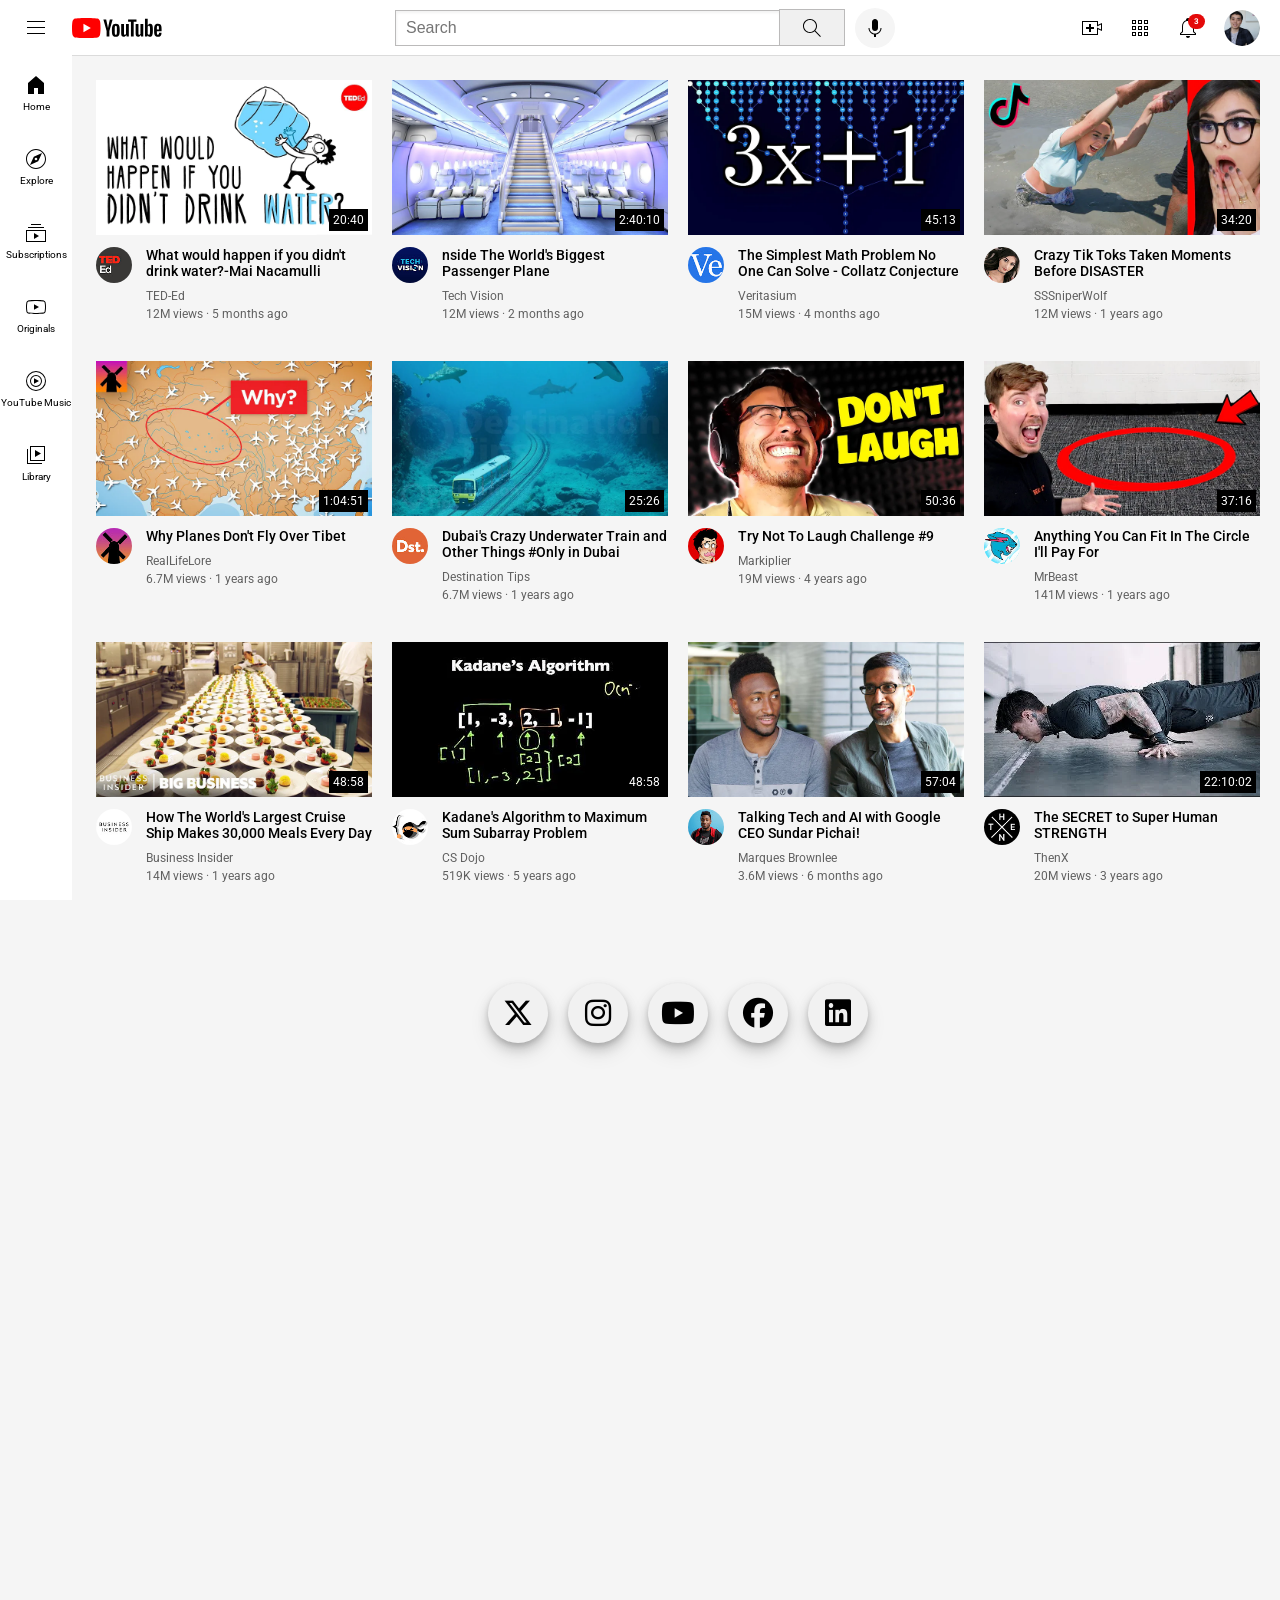
<file: index.html>
<!DOCTYPE html>
<html>
    <head>
        <meta charset="UTF-8">
        <meta name="viewport" content="width=device-width, initial-scale=1.0">
        <meta name="description" content="a website that allows users to upload or watch videos">
        <meta name="author" content="Owusu Danquah Dennis">

        <title>YouTube.com CloneRebuild</title>


        <link rel="stylesheet" href="YT_Rebuild_Styling/general.css">
        <link rel="stylesheet" href="YT_Rebuild_Styling/video_card.css">
        <link rel="stylesheet" href="YT_Rebuild_Styling/header.css">
        <link rel="stylesheet" href="YT_Rebuild_Styling/sidebar.css">
        <link rel="stylesheet" href="YT_Rebuild_Styling/social_buttons_hover_E1.css">


        <link rel="preconnect" href="https://fonts.googleapis.com">
        <link rel="preconnect" href="https://fonts.gstatic.com" crossorigin>
        <link href="https://fonts.googleapis.com/css2?family=Roboto:ital,wght@0,100..900;1,100..900&display=swap" rel="stylesheet">

        <link rel="stylesheet" href="https://cdnjs.cloudflare.com/ajax/libs/font-awesome/6.5.0/css/all.min.css">


        <style>
           




        </style>



    </head>
    <body>
        <header class="header">
            <div class="left_part">
                <img class="hamburger_menu" src="Icons/hamburger-menu.svg">
                <img class="youtube_logo" src="Icons/youtube-logo.svg">
            </div> 


            <div class="middle_part">
                <input class="search_bar" type="search" placeholder="Search">

                <button class="search_button">
                    <img class="search_icon" src="Icons/search.svg">

                    <div class="tooltip">
                        Search
                    </div>
                </button>

                <button class="voice_search_button">
                    <img class="voice_search_icon" src="Icons/voice-search-icon.svg">

                     <div class="tooltip">
                        Search with your voice
                    </div>
                </button>
            </div>


            <div class="right_part">
               <div class="upload_icon_div">
                     <img class="upload_icon" src="Icons/upload.svg">
                     <div class="tooltip">
                        Create
                     </div>
               </div>

                <div class="youtube_apps_icon_div">
                    <img class="youtube_apps_icon" src="Icons/youtube-apps.svg">
                    <div class="tooltip">
                        YouTube Apps
                    </div>
                </div>

               <div class="notification_icon_div">
                    <img class="notification_icon" src="Icons/notifications.svg">

                    <div class="tooltip">
                        Notifications
                    </div>

                    <div class="notification_count">
                        3
                    </div>
               </div>

               <div class="user_picture_div">
                    <img class="user_picture" src="channel_profile/my-channel.jpeg">
                    <div class="tooltip">
                        Profile
                    </div>
               </div>
            </div>
        </header>



        <nav class="sidebar">
            <div class="sidebar_navs">
                <img src="Icons/home.svg">
                <div>Home</div>
            </div>

            <div class="sidebar_navs">
                <img src="Icons/explore.svg">
                <div>Explore</div>
            </div>

            <div class="sidebar_navs">
                <img src="Icons/subscriptions.svg">
                <div> Subscriptions</div>
            </div>

            <div class="sidebar_navs">
                <img src="Icons/originals.svg">
                <div>
                    Originals
                </div>
            </div>

            <div class="sidebar_navs">
                <img src="Icons/youtube-music.svg">
                <div>
                    YouTube Music
                </div>
            </div>

            <div class="sidebar_navs">
                <img src="Icons/library.svg">
                <div>
                    Library
                </div>
            </div>
        </nav>



        <main>
            <section class="video_card">

                <div class="video_preview">
                    <!-- Layer 1 -->
                    <div class="video_thumbnail_div">
                    <a href="https://www.youtube.com/watch?v=9iMGFqMmUFs">
                        <img class="video_thumbnail" src="thumbnails/thumbnail-12.webp">
                    </a>
                        <div class="timestamp">
                            20:40
                        </div>
                    </div>

                    <!-- Layer 2 -->
                    <div class="video_details">
                        <div class="video_profile_div">
                            <a href="https://www.youtube.com/teded">
                                <img class="video_profile" src="channel_profile/channel-12.jpeg">
                            </a>

                            <div class="video_profile_tooltip">
                                <a href="https://www.youtube.com/teded">
                                    <img class="video_profile" src="channel_profile/channel-12.jpeg">
                                </a>
                                <div>
                                    <p class="tooltip_author"> 
                                    <a href="https://www.youtube.com/teded">
                                        TED-Ed
                                    </a>
                                    </p>
                                    <p class="tooltip_subs">5M Subscribers</p>
                                </div>
                            </div>
                        </div>
                        <div class="video_description">
                            <p class="video_title">
                                <a href="https://www.youtube.com/watch?v=9iMGFqMmUFs">
                                    What would happen if you didn't drink water?-Mai Nacamulli
                                </a>
                            </p>
                            <p class="author">
                                TED-Ed
                            </p>
                            <p class="video_duration">
                                12M views &#183; 5 months ago
                            </p>
                        </div>
                    </div>
                </div>




                <div class="video_preview">
                    <!-- Layer 1 -->
                    <div class="video_thumbnail_div">
                    <a href="https://www.youtube.com/watch?v=lFm4EM1juls">
                        <img class="video_thumbnail" src="thumbnails/thumbnail-8.webp">
                    </a>
                        <div class="timestamp">
                            2:40:10
                        </div>
                    </div>

                    <!-- Layer 2 -->
                    <div class="video_details">
                        <div class="video_profile_div">
                            <a href="https://www.youtube.com/channel/UCHAK6CyegY22Zj2GWrcaIxg">
                                <img class="video_profile" src="channel_profile/channel-8.jpeg">
                            </a>

                            <div class="video_profile_tooltip">
                                <a href="https://www.youtube.com/channel/UCHAK6CyegY22Zj2GWrcaIxg">
                                    <img class="video_profile" src="channel_profile/channel-8.jpeg">
                                </a>
                                <div>
                                    <p class="tooltip_author"> 
                                    <a href="https://www.youtube.com/channel/UCHAK6CyegY22Zj2GWrcaIxg">
                                        Tech Vision
                                    </a>
                                    </p>
                                    <p class="tooltip_subs">7M Subscribers</p>
                                </div>
                            </div>
                        </div>
                        <div class="video_description">
                            <p class="video_title">
                                <a href="https://www.youtube.com/watch?v=lFm4EM1juls">
                                    nside The World's Biggest Passenger Plane
                                </a>
                            </p>
                            <p class="author">
                                Tech Vision
                            </p>
                            <p class="video_duration">
                                12M views &#183; 2 months ago
                            </p>
                        </div>
                    </div>
                </div>


                

                <div class="video_preview">
                    <!-- Layer 1 -->
                    <div class="video_thumbnail_div">
                    <a href="https://www.youtube.com/watch?v=094y1Z2wpJg">
                        <img class="video_thumbnail" src="thumbnails/thumbnail-4.webp">
                    </a>
                        <div class="timestamp">
                            45:13
                        </div>
                    </div>

                    <!-- Layer 2 -->
                    <div class="video_details">
                        <div class="video_profile_div">
                            <a href="https://www.youtube.com/c/veritasium">
                                <img class="video_profile" src="channel_profile/channel-4.jpeg">
                            </a>

                            <div class="video_profile_tooltip">
                                <a href="https://www.youtube.com/c/veritasium">
                                    <img class="video_profile" src="channel_profile/channel-4.jpeg">
                                </a>
                                <div>
                                    <p class="tooltip_author"> 
                                    <a href="https://www.youtube.com/c/veritasium">
                                        Veritasium
                                    </a>
                                    </p>
                                    <p class="tooltip_subs">450K Subscribers</p>
                                </div>
                            </div>
                        </div>
                        <div class="video_description">
                            <p class="video_title">
                                <a href="https://www.youtube.com/watch?v=094y1Z2wpJg">
                                    The Simplest Math Problem No One Can Solve - Collatz Conjecture
                                </a>
                            </p>
                            <p class="author">
                                Veritasium
                            </p>
                            <p class="video_duration">
                                15M views &#183; 4 months ago
                            </p>
                        </div>
                    </div>
                </div>




                <div class="video_preview">
                    <!-- Layer 1 -->
                    <div class="video_thumbnail_div">
                    <a href="https://www.youtube.com/watch?v=FgjPQQeTh1w">
                        <img class="video_thumbnail" src="thumbnails/thumbnail-3.webp">
                    </a>
                        <div class="timestamp">
                            34:20
                        </div>
                    </div>

                    <!-- Layer 2 -->
                    <div class="video_details">
                        <div class="video_profile_div">
                            <a href="https://www.youtube.com/user/SSSniperWolf">
                                <img class="video_profile" src="channel_profile/channel-3.jpeg">
                            </a>

                            <div class="video_profile_tooltip">
                                <a href="https://www.youtube.com/user/SSSniperWolf">
                                    <img class="video_profile" src="channel_profile/channel-3.jpeg">
                                </a>
                                <div>
                                    <p class="tooltip_author"> 
                                    <a href="https://www.youtube.com/user/SSSniperWolf">
                                        SSSniperWolf
                                    </a>
                                    </p>
                                    <p class="tooltip_subs">10M Subscribers</p>
                                </div>
                            </div>
                        </div>
                        <div class="video_description">
                            <p class="video_title">
                                <a href="https://www.youtube.com/watch?v=FgjPQQeTh1w">
                                    Crazy Tik Toks Taken Moments Before DISASTER
                                </a>
                            </p>
                            <p class="author">
                                SSSniperWolf
                            </p>
                            <p class="video_duration">
                                12M views &#183; 1 years ago
                            </p>
                        </div>
                    </div>
                </div>





                <div class="video_preview">
                    <!-- Layer 1 -->
                    <div class="video_thumbnail_div">
                    <a href="https://www.youtube.com/watch?v=fNVa1qMbF9Y">
                        <img class="video_thumbnail" src="thumbnails/thumbnail-7.webp">
                    </a>
                        <div class="timestamp">
                            1:04:51
                        </div>
                    </div>

                    <!-- Layer 2 -->
                    <div class="video_details">
                        <div class="video_profile_div">
                            <a href="https://www.youtube.com/channel/UCP5tjEmvPItGyLhmjdwP7Ww">
                                <img class="video_profile" src="channel_profile/channel-7.jpeg">
                            </a>

                            <div class="video_profile_tooltip">
                                <a href="https://www.youtube.com/channel/UCP5tjEmvPItGyLhmjdwP7Ww">
                                    <img class="video_profile" src="channel_profile/channel-7.jpeg">
                                </a>
                                <div>
                                    <p class="tooltip_author"> 
                                    <a href="https://www.youtube.com/channel/UCP5tjEmvPItGyLhmjdwP7Ww">
                                        RealLifeLore
                                    </a>
                                    </p>
                                    <p class="tooltip_subs">990K Subscribers</p>
                                </div>
                            </div>
                        </div>
                        <div class="video_description">
                            <p class="video_title">
                                <a href="https://www.youtube.com/watch?v=fNVa1qMbF9Y">
                                    Why Planes Don't Fly Over Tibet
                                </a>
                            </p>
                            <p class="author">
                                RealLifeLore
                            </p>
                            <p class="video_duration">
                                6.7M views &#183; 1 years ago
                            </p>
                        </div>
                    </div>
                </div>

            



                <div class="video_preview">
                    <!-- Layer 1 -->
                    <div class="video_thumbnail_div">
                    <a href="https://www.youtube.com/watch?v=0nZuYyXET3s">
                        <img class="video_thumbnail" src="thumbnails/thumbnail-11.webp">
                    </a>
                        <div class="timestamp">
                            25:26
                        </div>
                    </div>

                    <!-- Layer 2 -->
                    <div class="video_details">
                        <div class="video_profile_div">
                            <a href="https://www.youtube.com/c/Destinationtips">
                                <img class="video_profile" src="channel_profile/channel-11.jpeg">
                            </a>

                            <div class="video_profile_tooltip">
                                <a href="https://www.youtube.com/c/Destinationtips">
                                    <img class="video_profile" src="channel_profile/channel-11.jpeg">
                                </a>
                                <div>
                                    <p class="tooltip_author"> 
                                    <a href="https://www.youtube.com/c/Destinationtips">
                                            Destination Tips
                                    </a>
                                    </p>
                                    <p class="tooltip_subs">200M Subscribers</p>
                                </div>
                            </div>
                        </div>
                        <div class="video_description">
                            <p class="video_title">
                                <a href="https://www.youtube.com/watch?v=0nZuYyXET3s">
                                    Dubai's Crazy Underwater Train and Other Things #Only in Dubai
                                </a>
                            </p>
                            <p class="author">
                                Destination Tips
                            </p>
                            <p class="video_duration">
                                6.7M views &#183; 1 years ago
                            </p>
                        </div>
                    </div>
                </div>




                <div class="video_preview">
                    <!-- Layer 1 -->
                    <div class="video_thumbnail_div">
                    <a href="https://www.youtube.com/watch?v=mP0RAo9SKZk">
                        <img class="video_thumbnail" src="thumbnails/thumbnail-2.webp">
                    </a>
                        <div class="timestamp">
                            50:36
                        </div>
                    </div>

                    <!-- Layer 2 -->
                    <div class="video_details">
                        <div class="video_profile_div">
                            <a href="https://www.youtube.com/c/markiplier">
                                <img class="video_profile" src="channel_profile/channel-2.jpeg">
                            </a>

                            <div class="video_profile_tooltip">
                                <a href="https://www.youtube.com/c/markiplier">
                                    <img class="video_profile" src="channel_profile/channel-2.jpeg">
                                </a>
                                <div>
                                    <p class="tooltip_author"> 
                                    <a href="https://www.youtube.com/c/markiplier">
                                            Markiplier
                                    </a>
                                    </p>
                                    <p class="tooltip_subs">26M Subscribers</p>
                                </div>
                            </div>
                        </div>
                        <div class="video_description">
                            <p class="video_title">
                                <a href="https://www.youtube.com/watch?v=mP0RAo9SKZk">
                                    Try Not To Laugh Challenge #9
                                </a>
                            </p>
                            <p class="author">
                                Markiplier
                            </p>
                            <p class="video_duration">
                                19M views &#183; 4 years ago
                            </p>
                        </div>
                    </div>
                </div>




                <div class="video_preview">
                    <!-- Layer 1 -->
                    <div class="video_thumbnail_div">
                    <a href="https://www.youtube.com/watch?v=yXWw0_UfSFg">
                        <img class="video_thumbnail" src="thumbnails/thumbnail-6.webp">
                    </a>
                        <div class="timestamp">
                            37:16
                        </div>
                    </div>

                    <!-- Layer 2 -->
                    <div class="video_details">
                        <div class="video_profile_div">
                            <a href="https://www.youtube.com/channel/UCX6OQ3DkcsbYNE6H8uQQuVA">
                                <img class="video_profile" src="channel_profile/channel-6.jpeg">
                            </a>

                            <div class="video_profile_tooltip">
                                <a href="https://www.youtube.com/channel/UCX6OQ3DkcsbYNE6H8uQQuVA">
                                    <img class="video_profile" src="channel_profile/channel-6.jpeg">
                                </a>
                                <div>
                                    <p class="tooltip_author"> 
                                    <a href="https://www.youtube.com/channel/UCX6OQ3DkcsbYNE6H8uQQuVA">
                                            MrBeast
                                    </a>
                                    </p>
                                    <p class="tooltip_subs">2.1B Subscribers</p>
                                </div>
                            </div>
                        </div>
                        <div class="video_description">
                            <p class="video_title">
                                <a href="https://www.youtube.com/watch?v=yXWw0_UfSFg">
                                    Anything You Can Fit In The Circle I'll Pay For
                                </a>
                            </p>
                            <p class="author">
                                MrBeast
                            </p>
                            <p class="video_duration">
                                141M views &#183; 1 years ago
                            </p>
                        </div>
                    </div>
                </div>




                <div class="video_preview">
                    <!-- Layer 1 -->
                    <div class="video_thumbnail_div">
                    <a href="https://www.youtube.com/watch?v=R2vXbFp5C9o">
                        <img class="video_thumbnail" src="thumbnails/thumbnail-10.webp">
                    </a>
                        <div class="timestamp">
                            48:58
                        </div>
                    </div>

                    <!-- Layer 2 -->
                    <div class="video_details">
                        <div class="video_profile_div">
                            <a href="https://www.youtube.com/user/businessinsider">
                                <img class="video_profile" src="channel_profile/channel-10.jpeg">
                            </a>

                            <div class="video_profile_tooltip">
                                <a href="https://www.youtube.com/user/businessinsider">
                                    <img class="video_profile" src="channel_profile/channel-10.jpeg">
                                </a>
                                <div>
                                    <p class="tooltip_author"> 
                                    <a href="https://www.youtube.com/user/businessinsider">
                                            Business Insider
                                    </a>
                                    </p>
                                    <p class="tooltip_subs">700K Subscribers</p>
                                </div>
                            </div>
                        </div>
                        <div class="video_description">
                            <p class="video_title">
                                <a href="https://www.youtube.com/watch?v=R2vXbFp5C9o">
                                    How The World's Largest Cruise Ship Makes 30,000 Meals Every Day
                                </a>
                            </p>
                            <p class="author">
                                Business Insider
                            </p>
                            <p class="video_duration">
                                14M views &#183; 1 years ago
                            </p>
                        </div>
                    </div>
                </div>





                <div class="video_preview">
                    <!-- Layer 1 -->
                    <div class="video_thumbnail_div">
                    <a href="https://www.youtube.com/watch?v=86CQq3pKSUw">
                        <img class="video_thumbnail" src="thumbnails/thumbnail-5.webp">
                    </a>
                        <div class="timestamp">
                            48:58
                        </div>
                    </div>

                    <!-- Layer 2 -->
                    <div class="video_details">
                        <div class="video_profile_div">
                            <a href="https://www.youtube.com/c/CSDojo">
                                <img class="video_profile" src="channel_profile/channel-5.jpeg">
                            </a>

                            <div class="video_profile_tooltip">
                                <a href="https://www.youtube.com/c/CSDojo">
                                    <img class="video_profile" src="channel_profile/channel-5.jpeg">
                                </a>
                                <div>
                                    <p class="tooltip_author"> 
                                    <a href="https://www.youtube.com/c/CSDojo">
                                            CS Dojo
                                    </a>
                                    </p>
                                    <p class="tooltip_subs">70K Subscribers</p>
                                </div>
                            </div>
                        </div>
                        <div class="video_description">
                            <p class="video_title">
                                <a href="https://www.youtube.com/watch?v=86CQq3pKSUw">
                                    Kadane's Algorithm to Maximum Sum Subarray Problem
                                </a>
                            </p>
                            <p class="author">
                                CS Dojo
                            </p>
                            <p class="video_duration">
                                519K views &#183; 5 years ago
                            </p>
                        </div>
                    </div>
                </div>




                <div class="video_preview">
                    <!-- Layer 1 -->
                    <div class="video_thumbnail_div">
                    <a href="https://www.youtube.com/watch?v=n2RNcPRtAiY">
                        <img class="video_thumbnail" src="thumbnails/thumbnail-1.webp">
                    </a>
                        <div class="timestamp">
                            57:04
                        </div>
                    </div>

                    <!-- Layer 2 -->
                    <div class="video_details">
                        <div class="video_profile_div">
                            <a href="https://www.youtube.com/c/mkbhd">
                                <img class="video_profile" src="channel_profile/channel-1.jpeg">
                            </a>

                            <div class="video_profile_tooltip">
                                <a href="https://www.youtube.com/c/mkbhd">
                                    <img class="video_profile" src="channel_profile/channel-1.jpeg">
                                </a>
                                <div>
                                    <p class="tooltip_author"> 
                                    <a href="https://www.youtube.com/c/mkbhd">
                                            Marques Brownlee
                                    </a>
                                    </p>
                                    <p class="tooltip_subs">1.4B Subscribers</p>
                                </div>
                            </div>
                        </div>
                        <div class="video_description">
                            <p class="video_title">
                                <a href="https://www.youtube.com/watch?v=n2RNcPRtAiY">
                                    Talking Tech and AI with Google CEO Sundar Pichai!
                                </a>
                            </p>
                            <p class="author">
                                Marques Brownlee
                            </p>
                            <p class="video_duration">
                                3.6M views &#183; 6 months ago
                            </p>
                        </div>
                    </div>
                </div>





                <div class="video_preview">
                    <!-- Layer 1 -->
                    <div class="video_thumbnail_div">
                    <a href="https://www.youtube.com/watch?v=ixmxOlcrlUc">
                        <img class="video_thumbnail" src="thumbnails/thumbnail-9.webp">
                    </a>
                        <div class="timestamp">
                            22:10:02
                        </div>
                    </div>

                    <!-- Layer 2 -->
                    <div class="video_details">
                        <div class="video_profile_div">
                            <a href="https://www.youtube.com/c/OFFICIALTHENXSTUDIOS">
                                <img class="video_profile" src="channel_profile/channel-9.jpeg">
                            </a>

                            <div class="video_profile_tooltip">
                                <a href="https://www.youtube.com/c/OFFICIALTHENXSTUDIOS">
                                    <img class="video_profile" src="channel_profile/channel-9.jpeg">
                                </a>
                                <div>
                                    <p class="tooltip_author"> 
                                    <a href="https://www.youtube.com/c/OFFICIALTHENXSTUDIOS">
                                            ThenX
                                    </a>
                                    </p>
                                    <p class="tooltip_subs">50M Subscribers</p>
                                </div>
                            </div>
                        </div>
                        <div class="video_description">
                            <p class="video_title">
                                <a href="https://www.youtube.com/watch?v=ixmxOlcrlUc">
                                    The SECRET to Super Human STRENGTH
                                </a>
                            </p>
                            <p class="author">
                                ThenX
                            </p>
                            <p class="video_duration">
                                20M views &#183; 3 years ago
                            </p>
                        </div>
                    </div>
                </div>
            </section>

            <section class="social_buttons_hover_E1">
                <div class="social_nav">
                    <div class="nav_buttons twitter">
                        <i class="fa-brands fa-x-twitter"></i>
                        <span>Twitter</span>
                    </div>

                    <div class="nav_buttons instagram">
                        <i class="fa-brands fa-instagram"></i>
                        <span>Instagram</span>
                    </div>

                    <div class="nav_buttons youtube">
                        <i class="fa-brands fa-youtube"></i>
                        <span>YouTube</span>
                    </div>

                    <div class="nav_buttons facebook">
                        <i class="fa-brands fa-facebook"></i>
                        <span>Facebook</span>
                    </div>

                    <div class="nav_buttons linkedin">
                        <i class="fa-brands fa-linkedin"></i>
                        <span>LInkedin</span>
                    </div>
                </div>
            </section>
        </main>



    </body>
</html>
</file>
<file: YT_Rebuild_Styling/general.css>
html{
    scroll-behavior: smooth;
    transition: media 0.4s ease;
}

body{
    font-family: roboto, arial;
    margin: 0;
    padding-top: 80px;
    padding-left: 96px;
    padding-right: 20px;
    padding-bottom: 1000px;
    background-color: rgb(245, 245, 245);
}


p{
    margin: 0;
}
</file>
<file: YT_Rebuild_Styling/video_card.css>
.video_card{
    display: grid;
    grid-template-columns: 1fr 1fr 1fr;
    column-gap: 20px;
    row-gap: 40px;
    margin-bottom: 100px;
}
.video_thumbnail_div{
    position: relative;
    margin-bottom: 8px;
    cursor: pointer;
}
.video_thumbnail{
    width: 100%;
}
.timestamp{
    position: absolute;
    right: 4px;
    bottom: 8px;

    background-color: black;
    color: white;
    font-size: 12px;
    padding: 4px;
}
.video_details{
    display: flex;
    justify-content: center;
    align-items: top;
}
.video_profile_div{
    width: 50px;
    height: 49px;
    cursor: pointer;
    position: relative;
}
.video_profile_tooltip{
    position: absolute;
    left: 2px;
    bottom: -60px;
    display: flex;
    align-items: center;
    column-gap: 8px;

    background-color: white;
    padding: 10px 20px 10px 20px;
    box-shadow: 0 3px 5px rgba(0,0,0,0.12), 0 6px 12px rgba(0,0,0,0.15), 0 10px 20px rgba(0,0,0,0.1);
    /* pointer-events: none; */
    visibility: hidden;   /** this makes it clickable when visibility is enabled later */
    opacity: 0;       /*Just to make fading effect*/
    transition:  0.3s ease;
    transition-delay: 0.4s;
    z-index: 99;
}
.video_profile_div:hover .video_profile_tooltip{
    visibility: visible;  /* this makes it stay as cursor is on tooltip*/
    opacity: 1;
    transition-delay: 0.5s;
}
.tooltip_author{
    font-size: 16px;
    font-weight: 500;
    margin-bottom: 4px;
    white-space: nowrap;
}
.tooltip_subs{
    white-space: nowrap;
}
.video_profile_tooltip .video_profile{
    width: 49px;
}

.video_description{
    flex: 1;
}





.video_profile{
    width: 36px;
    border-radius: 50px;
}
.video_title{
    font-size: 14px;
    font-weight: 500;
    margin-bottom: 10px;
    cursor: pointer;
}
.author,
.video_duration{
    font-size: 12px;
    color: rgb(96,96,96);
}
.author{
    margin-bottom: 4px;
}




/* Linking Video  */

.tooltip_author a{
    text-decoration: none;
    color: inherit;
}

.video_title a{
    text-decoration: none;
    color: inherit;
}


/* Resopnsive sizing */

@media(max-width:500px){
    .video_card{
        grid-template-columns: 1fr;
    }
}

@media(min-width:501px) and (max-width:740px){
    .video_card{
        grid-template-columns: 1fr 1fr;
    }
}

@media(min-width:999px){
    .video_card{
        grid-template-columns: 1fr 1fr 1fr 1fr;
    }
}
</file>
<file: YT_Rebuild_Styling/header.css>
.header{
        background-color: white;
        height: 55px;
        display: flex;
        justify-content: space-between;

        position: fixed;
        top: 0;
        left: 0;
        right: 0;
        border-bottom: 1px solid rgb(219, 219, 219);
        z-index: 100;
    }


    .left_part{
        /* background-color: lightblue; */
        width: 180px;
        display: flex;
        align-items: center;
    }
    .hamburger_menu{
        height: 24px;
        margin-left: 24px;
        margin-right: 24px;
    }
    .youtube_logo{
        height: 20px;
    }



    .middle_part{
        /* background-color: lightpink; */
        flex:1;      /*This makes it more flexible unlike width */
        margin-left: 70px;
        margin-right: 40px;
        max-width: 500px;
        /* width: 500px; */

        display: flex;
        align-items: center;
    }
    .search_bar{
        flex: 1;
        height: 36px;
        width: 0;
        font-size: 16px;
        padding-left: 10px;
        border: 1px solid  rgb(187, 186, 186);
        box-shadow: inset 1px 2px 3px rgba(0,0,0,0.05);
        outline: none;
    }
    .search_bar::placeholder{
        font-size: 16px;
        padding-right: 10px;
    }
    .search_bar:focus{
        border-color:rgba(48, 111, 220);
    }

    .search_button{
        width: 66px;
        height: 37px;
        background-color: rgb(240, 240, 240);
        border: 1px solid  rgb(187, 186, 186);
        margin-left: -1px;
        margin-right: 10px;
    }
    .search_icon{
        height: 24px;
    }

    .voice_search_button{
        width: 40px;
        height: 40px;
        background-color: rgb(245, 245, 245);
        border: none;
        border-radius: 50%;
    }
    .voice_search_icon{
        height: 24px;
    }




    .right_part{
        /* background-color: lightblue; */
        width: 180px;

        display: flex;
        align-items: center;
        justify-content: space-between;
        margin-right: 20px;
        flex-shrink: 0;
    }
    .upload_icon,
    .youtube_apps_icon,
    .notification_icon{
        height: 24px;
    }
    .user_picture{
        width: 36px;
        border-radius: 50%;
    }


    /* tooltip */
    .search_button,
    .voice_search_button,
    .upload_icon_div,
    .youtube_apps_icon_div,
    .notification_icon_div,
    .user_picture_div{
        position: relative;
        display: flex;
        justify-content: center;
        align-items: center;
        cursor: pointer;
    }
    .search_button .tooltip,
    .voice_search_button .tooltip,
    .upload_icon_div .tooltip,
    .youtube_apps_icon_div .tooltip,
    .notification_icon_div .tooltip,
    .user_picture_div .tooltip{
        position: absolute;
        bottom: -30px;

        font-size: 12px;
        color: white;
        background-color: gray;
        padding: 2px 4px 2px 4px;
        opacity: 0;
        transition: opacity 0.2s ease;
        pointer-events: none;
        white-space: nowrap;
    }
    .search_button:hover .tooltip,
    .voice_search_button:hover .tooltip,
    .upload_icon_div:hover .tooltip,
    .youtube_apps_icon_div:hover .tooltip,
    .notification_icon_div:hover .tooltip,
    .user_picture_div:hover .tooltip{
        opacity: 1;
        transition-delay: 0.6s;
    }
    

    .notification_count{
        position: absolute;
        top: -2px;
        right: -5px;

        background-color: rgb(228, 10, 10);
        color: white;
        font-weight: bold;
        font-size: 8px;
        padding:3px 6px 3px 6px;
        border-radius: 10px;
    }
</file>
<file: YT_Rebuild_Styling/sidebar.css>
.sidebar{
            width: 72px;
            background-color: white;
            color: black;
            position: fixed;
            top: 55px;
            bottom: 0;
            left: 0;
            z-index: 200;
           }

           .sidebar_navs{
             height: 74px;
            display: flex;
            flex-direction: column;
            align-items: center;
            justify-content: center;
           }
           .sidebar_navs:hover{
            background-color: rgb(235, 235, 235);
           }

           .sidebar_navs img{
            height: 24px;
            margin-bottom: 4px;
           }
           .sidebar_navs div{
            font-size: 10px;
           }
</file>
<file: YT_Rebuild_Styling/social_buttons_hover_E1.css>
.social_buttons_hover_E1{
                display: flex;
                align-items: center;
                justify-content: center;
                font-family: sans-serif;
            }

            .social_nav{
                display: flex;
                gap:20px ;
            }

            .nav_buttons{
                width: 60px;
                height: 60px;
                border-radius: 50px;
                cursor: pointer;
                display: flex;
                align-items: center;
                justify-content: center;
                background-color: rgb(241, 241, 241);
                box-shadow: 0 3px 5px rgba(0,0,0,0.12), 0 6px 12px rgba(0,0,0,0.15), 0 10px 20px rgba(0,0,0,0.1);
                position: relative;
                transition: width 0.4s, box-shadow 0.3s, background 0.4s;
            }

            .nav_buttons i{
                position: absolute;
                font-size: 30px;
                transition: all 0.4s ease;
            }

            .nav_buttons span{
                font-size: 18px;
                font-weight: 700;
                color: white;
                letter-spacing: 1px;
                transform: scale(0.5);
                opacity: 0;
                transition: all 0.4s ease;
            }

            .nav_buttons:hover{
                width: 150px;
                border-radius: 12px;
                box-shadow: 0 6px 12px rgba(0,0,0,0.2), 0 12px 30px rgba(0,0,0,0.25);
            }

            .nav_buttons:hover i{
                transform: scale(0);
                opacity: 0;
            }

            .nav_buttons:hover span{
                transform: scale(1);
                opacity: 1;
            }

            .twitter:hover{
               background-color: #1da1f2;
            }
            .instagram:hover{
                background-color: #e1306c;
            }
            .youtube:hover{
                background-color: #ff0000;
            }
            .facebook:hover{
                 background-color: #1877f2;
            }
            .linkedin:hover{
                background-color: #0077b5;
            }



            @media(max-width:500px){
                .video_card{
                    grid-template-columns: 1fr;
                }

             
            .nav_buttons{
                transition: transform 0.4s ease, box-shadow 0.3s, background 0.4s;
            }

              .nav_buttons i{
                font-size: 21px;
                transition: all 0.4s ease;
            }

             .nav_buttons span{
                visibility: hidden;
            }

              .nav_buttons:hover{
                width: 60px;
                height: 60px;
                border-radius: 50px;
                transform: scale(1.1) translateY(-4px);
                box-shadow: 0 6px 12px rgba(0,0,0,0.2), 0 12px 30px rgba(0,0,0,0.25);
            }

             .nav_buttons:hover i{
                opacity: 1;
                transform: scale(1.5);
                color: white;
            }

            
            .twitter:hover{
               background-color: #1da1f2;
            }
            .instagram:hover{
                background-color: #e1306c;
            }
            .youtube:hover{
                background-color: #ff0000;
            }
            .facebook:hover{
                 background-color: #1877f2;
            }
            .linkedin:hover{
                background-color: #0077b5;
            }

            }
</file>
